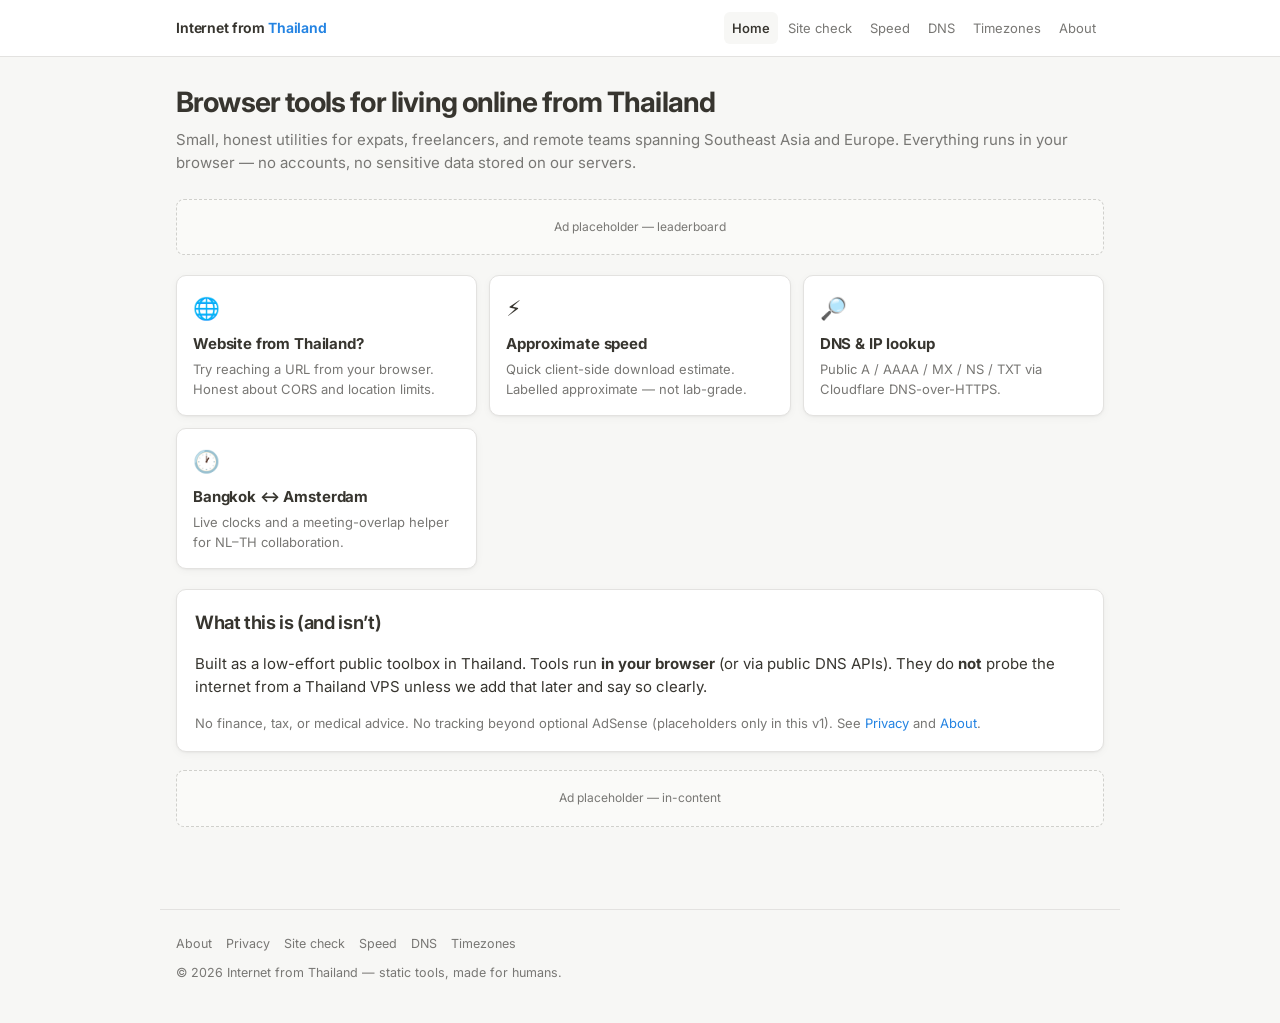
<file: index.html>
<!DOCTYPE html>
<html lang="en">
<head>
  <meta charset="utf-8" />
  <meta name="viewport" content="width=device-width, initial-scale=1" />
  <title>Internet from Thailand — free toolbox for expats &amp; remote workers</title>
  <meta name="description" content="Lightweight browser tools for people connecting between Thailand and the rest of the world: site checks, approximate speed, DNS lookup, Bangkok–Amsterdam meeting times. No accounts." />
  <link rel="preconnect" href="https://fonts.googleapis.com" />
  <link rel="preconnect" href="https://fonts.gstatic.com" crossorigin />
  <link href="https://fonts.googleapis.com/css2?family=Inter:wght@400;560;650;700&display=swap" rel="stylesheet" />
  <link rel="stylesheet" href="styles.css" />
</head>
<body>
  <header class="site-header">
    <div class="nav-inner">
      <a class="brand" href="index.html">Internet from <span>Thailand</span></a>
      <button class="menu-toggle" type="button" data-menu aria-expanded="false" aria-label="Menu">Menu</button>
      <nav class="nav-links" data-nav aria-label="Primary"></nav>
    </div>
  </header>

  <main class="wide">
    <h1>Browser tools for living online from Thailand</h1>
    <p class="lead">
      Small, honest utilities for expats, freelancers, and remote teams spanning Southeast Asia and Europe.
      Everything runs in your browser — no accounts, no sensitive data stored on our servers.
    </p>

    <!-- AdSense: homepage leaderboard / below-fold card — insert unit here later -->
    <div class="ad-slot" aria-hidden="true">Ad placeholder — leaderboard</div>

    <div class="card-grid">
      <a class="tool-card" href="check.html">
        <div class="icon">🌐</div>
        <h3>Website from Thailand?</h3>
        <p>Try reaching a URL from your browser. Honest about CORS and location limits.</p>
      </a>
      <a class="tool-card" href="speed.html">
        <div class="icon">⚡</div>
        <h3>Approximate speed</h3>
        <p>Quick client-side download estimate. Labelled approximate — not lab-grade.</p>
      </a>
      <a class="tool-card" href="dns.html">
        <div class="icon">🔎</div>
        <h3>DNS &amp; IP lookup</h3>
        <p>Public A / AAAA / MX / NS / TXT via Cloudflare DNS-over-HTTPS.</p>
      </a>
      <a class="tool-card" href="timezone.html">
        <div class="icon">🕐</div>
        <h3>Bangkok ↔ Amsterdam</h3>
        <p>Live clocks and a meeting-overlap helper for NL–TH collaboration.</p>
      </a>
    </div>

    <div class="card">
      <h2>What this is (and isn’t)</h2>
      <p>
        Built as a low-effort public toolbox in Thailand. Tools run <strong>in your browser</strong>
        (or via public DNS APIs). They do <strong>not</strong> probe the internet from a Thailand VPS
        unless we add that later and say so clearly.
      </p>
      <p class="note">
        No finance, tax, or medical advice. No tracking beyond optional AdSense (placeholders only in this v1).
        See <a href="privacy.html">Privacy</a> and <a href="about.html">About</a>.
      </p>
    </div>

    <!-- AdSense: in-content rectangle — insert unit here later -->
    <div class="ad-slot" aria-hidden="true">Ad placeholder — in-content</div>
  </main>

  <footer class="site-footer">
    <nav>
      <a href="about.html">About</a>
      <a href="privacy.html">Privacy</a>
      <a href="check.html">Site check</a>
      <a href="speed.html">Speed</a>
      <a href="dns.html">DNS</a>
      <a href="timezone.html">Timezones</a>
    </nav>
    <div>© <span data-year>2026</span> Internet from Thailand — static tools, made for humans.</div>
  </footer>
  <script src="common.js"></script>
</body>
</html>
</file>
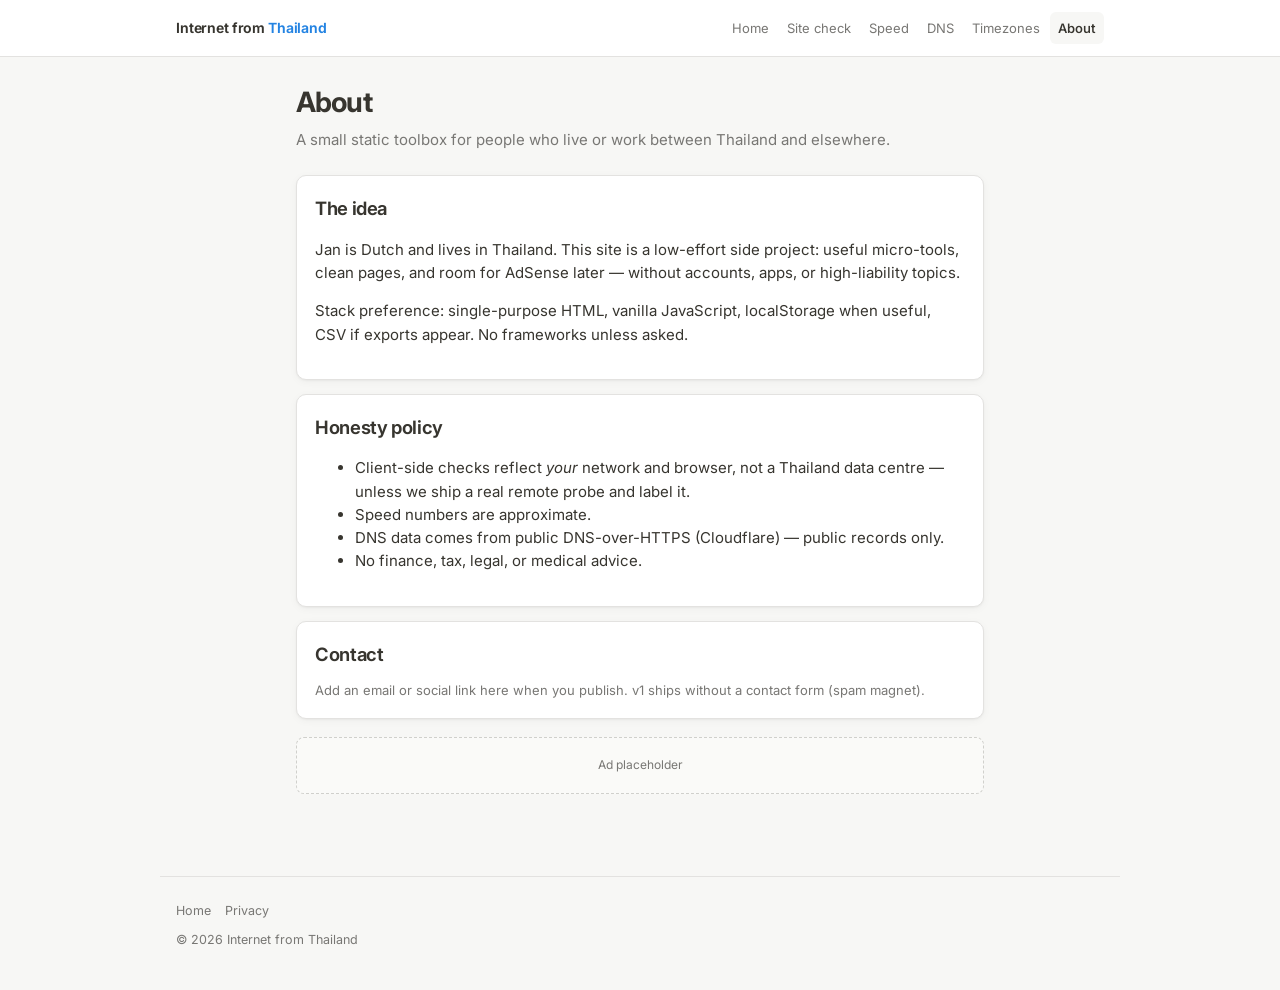
<file: about.html>
<!DOCTYPE html>
<html lang="en">
<head>
  <meta charset="utf-8" />
  <meta name="viewport" content="width=device-width, initial-scale=1" />
  <title>About — Internet from Thailand</title>
  <meta name="description" content="Who built Internet from Thailand, why it exists, and what the tools honestly do." />
  <link rel="preconnect" href="https://fonts.googleapis.com" />
  <link rel="preconnect" href="https://fonts.gstatic.com" crossorigin />
  <link href="https://fonts.googleapis.com/css2?family=Inter:wght@400;560;650;700&display=swap" rel="stylesheet" />
  <link rel="stylesheet" href="styles.css" />
</head>
<body>
  <header class="site-header">
    <div class="nav-inner">
      <a class="brand" href="index.html">Internet from <span>Thailand</span></a>
      <button class="menu-toggle" type="button" data-menu aria-expanded="false" aria-label="Menu">Menu</button>
      <nav class="nav-links" data-nav aria-label="Primary"></nav>
    </div>
  </header>

  <main>
    <h1>About</h1>
    <p class="lead">A small static toolbox for people who live or work between Thailand and elsewhere.</p>

    <div class="card">
      <h2>The idea</h2>
      <p>
        Jan is Dutch and lives in Thailand. This site is a low-effort side project: useful micro-tools,
        clean pages, and room for AdSense later — without accounts, apps, or high-liability topics.
      </p>
      <p>
        Stack preference: single-purpose HTML, vanilla JavaScript, localStorage when useful, CSV if exports appear.
        No frameworks unless asked.
      </p>
    </div>

    <div class="card">
      <h2>Honesty policy</h2>
      <ul>
        <li>Client-side checks reflect <em>your</em> network and browser, not a Thailand data centre — unless we ship a real remote probe and label it.</li>
        <li>Speed numbers are approximate.</li>
        <li>DNS data comes from public DNS-over-HTTPS (Cloudflare) — public records only.</li>
        <li>No finance, tax, legal, or medical advice.</li>
      </ul>
    </div>

    <div class="card">
      <h2>Contact</h2>
      <p class="note">Add an email or social link here when you publish. v1 ships without a contact form (spam magnet).</p>
    </div>

    <!-- AdSense: about sidebar/footer — insert unit here later -->
    <div class="ad-slot" aria-hidden="true">Ad placeholder</div>
  </main>

  <footer class="site-footer">
    <nav>
      <a href="index.html">Home</a>
      <a href="privacy.html">Privacy</a>
    </nav>
    <div>© <span data-year>2026</span> Internet from Thailand</div>
  </footer>
  <script src="common.js"></script>
</body>
</html>
</file>
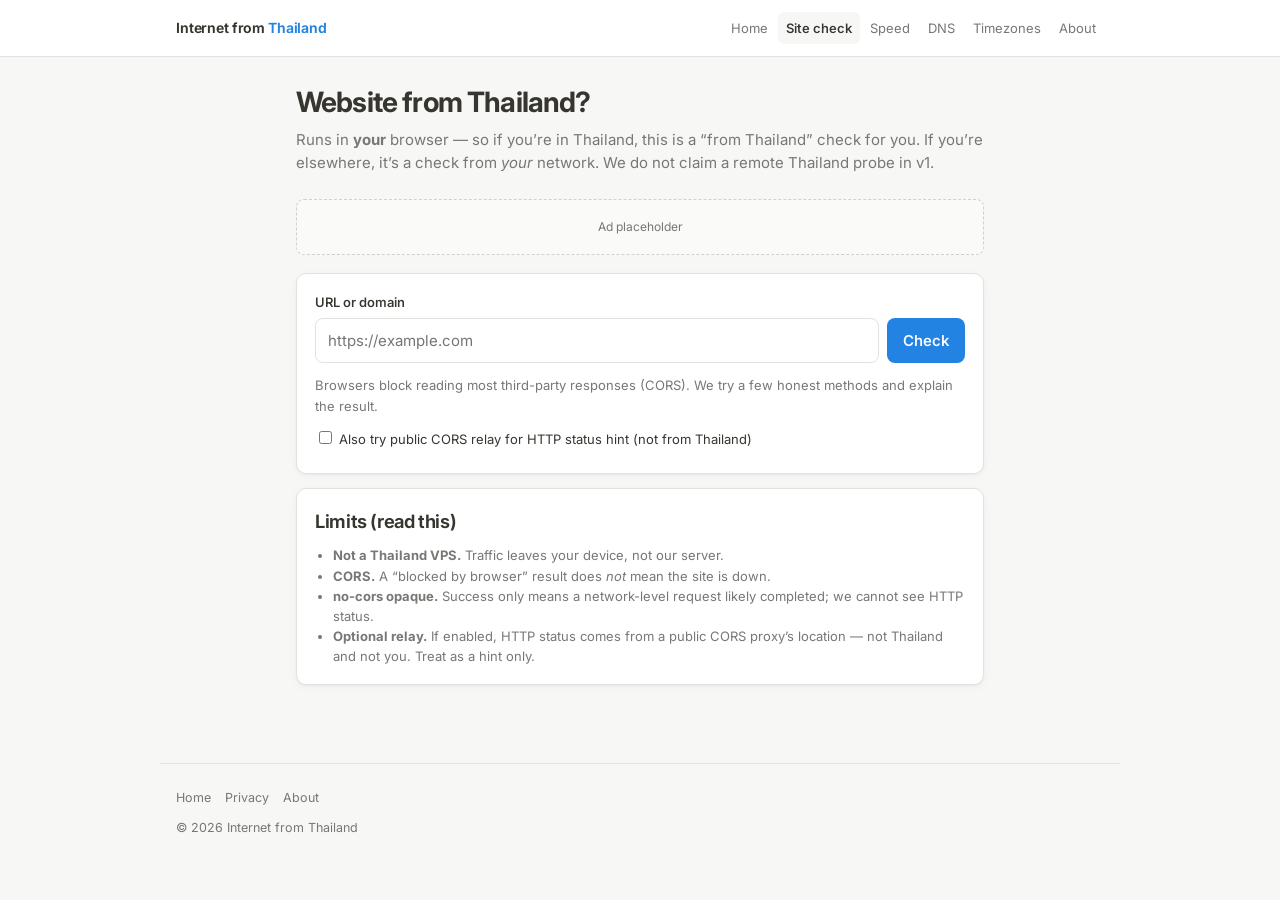
<file: check.html>
<!DOCTYPE html>
<html lang="en">
<head>
  <meta charset="utf-8" />
  <meta name="viewport" content="width=device-width, initial-scale=1" />
  <title>Website reachable? Browser check — Internet from Thailand</title>
  <meta name="description" content="Try opening a URL from your browser. Explains CORS limits. Does not claim remote Thailand probing." />
  <link rel="preconnect" href="https://fonts.googleapis.com" />
  <link rel="preconnect" href="https://fonts.gstatic.com" crossorigin />
  <link href="https://fonts.googleapis.com/css2?family=Inter:wght@400;560;650;700&display=swap" rel="stylesheet" />
  <link rel="stylesheet" href="styles.css" />
</head>
<body>
  <header class="site-header">
    <div class="nav-inner">
      <a class="brand" href="index.html">Internet from <span>Thailand</span></a>
      <button class="menu-toggle" type="button" data-menu aria-expanded="false" aria-label="Menu">Menu</button>
      <nav class="nav-links" data-nav aria-label="Primary"></nav>
    </div>
  </header>

  <main>
    <h1>Website from Thailand?</h1>
    <p class="lead">
      Runs in <strong>your</strong> browser — so if you’re in Thailand, this is a “from Thailand” check for you.
      If you’re elsewhere, it’s a check from <em>your</em> network. We do not claim a remote Thailand probe in v1.
    </p>

    <!-- AdSense: above tool — insert unit here later -->
    <div class="ad-slot" aria-hidden="true">Ad placeholder</div>

    <div class="card">
      <label for="url">URL or domain</label>
      <div class="row">
        <input id="url" type="text" inputmode="url" autocomplete="url" placeholder="https://example.com" />
        <button type="button" id="run">Check</button>
      </div>
      <p class="note">
        Browsers block reading most third-party responses (CORS). We try a few honest methods and explain the result.
      </p>
    </div>

    <div id="out" class="result" hidden></div>

    <div class="card">
      <h2>Limits (read this)</h2>
      <ul class="note" style="margin:0;padding-left:18px;color:var(--muted)">
        <li><strong>Not a Thailand VPS.</strong> Traffic leaves your device, not our server.</li>
        <li><strong>CORS.</strong> A “blocked by browser” result does <em>not</em> mean the site is down.</li>
        <li><strong>no-cors opaque.</strong> Success only means a network-level request likely completed; we cannot see HTTP status.</li>
        <li><strong>Optional relay.</strong> If enabled, HTTP status comes from a public CORS proxy’s location — not Thailand and not you. Treat as a hint only.</li>
      </ul>
    </div>
  </main>

  <footer class="site-footer">
    <nav>
      <a href="index.html">Home</a>
      <a href="privacy.html">Privacy</a>
      <a href="about.html">About</a>
    </nav>
    <div>© <span data-year>2026</span> Internet from Thailand</div>
  </footer>
  <script src="common.js"></script>
  <script>
(function () {
  var input = document.getElementById("url");
  var btn = document.getElementById("run");
  var out = document.getElementById("out");

  function ms(t0) { return Math.round(performance.now() - t0); }

  async function tryCors(url) {
    var t0 = performance.now();
    try {
      var res = await fetch(url.href, {
        method: "GET",
        mode: "cors",
        credentials: "omit",
        cache: "no-store",
        redirect: "follow"
      });
      return {
        ok: true,
        kind: "cors",
        status: res.status,
        statusText: res.statusText,
        redirected: res.redirected,
        type: res.type,
        ms: ms(t0)
      };
    } catch (e) {
      return { ok: false, kind: "cors", error: String(e && e.message ? e.message : e), ms: ms(t0) };
    }
  }

  async function tryNoCors(url) {
    var t0 = performance.now();
    try {
      var res = await fetch(url.href, {
        method: "GET",
        mode: "no-cors",
        credentials: "omit",
        cache: "no-store"
      });
      // Opaque: status always 0; success means request dispatched without hard network failure.
      return { ok: true, kind: "no-cors", type: res.type, status: res.status, ms: ms(t0) };
    } catch (e) {
      return { ok: false, kind: "no-cors", error: String(e && e.message ? e.message : e), ms: ms(t0) };
    }
  }

  // Optional public relay — status is from the proxy, NOT Thailand / NOT the user.
  // allorigins is free and keyless; it can be slow or rate-limit. Off by default unless user checks.
  async function tryRelay(url) {
    var t0 = performance.now();
    var relay = "https://api.allorigins.win/get?url=" + encodeURIComponent(url.href);
    try {
      var res = await fetch(relay, { method: "GET", cache: "no-store" });
      if (!res.ok) {
        return { ok: false, kind: "relay", error: "Relay HTTP " + res.status, ms: ms(t0) };
      }
      var data = await res.json();
      return {
        ok: true,
        kind: "relay",
        status: data.status && data.status.http_code,
        ms: ms(t0),
        note: "Status via allorigins.win (proxy location — not Thailand, not your ISP)."
      };
    } catch (e) {
      return { ok: false, kind: "relay", error: String(e && e.message ? e.message : e), ms: ms(t0) };
    }
  }

  function badge(cls, text) {
    return '<span class="badge ' + cls + '">' + Ift.escapeHtml(text) + "</span>";
  }

  function summarize(cors, nocors, relay) {
    var parts = [];
    if (cors.ok) {
      parts.push(badge("ok", "Readable response") + " HTTP " + cors.status + " in " + cors.ms + " ms (CORS allowed).");
    } else {
      parts.push(badge("warn", "CORS / blocked read") + " Browser could not expose the response (" + Ift.escapeHtml(cors.error) + "). This is normal for most sites.");
    }
    if (nocors.ok) {
      parts.push(badge("info", "Opaque fetch ok") + " no-cors request finished in " + nocors.ms + " ms (type: " + Ift.escapeHtml(nocors.type || "?") + "). Suggests connectivity at TCP/TLS level, but status is hidden.");
    } else {
      parts.push(badge("err", "Network failure?") + " no-cors also failed (" + Ift.escapeHtml(nocors.error) + "). Site may be down, blocking you, DNS failing, or mixed-content issues.");
    }
    if (relay) {
      if (relay.ok) {
        parts.push(badge("info", "Relay hint") + " HTTP " + (relay.status != null ? relay.status : "?") + " in " + relay.ms + " ms. " + Ift.escapeHtml(relay.note || ""));
      } else {
        parts.push(badge("warn", "Relay failed") + " " + Ift.escapeHtml(relay.error) + " — ignore; optional only.");
      }
    }
    return parts.map(function (p) { return "<p style='margin:8px 0'>" + p + "</p>"; }).join("");
  }

  async function run() {
    out.hidden = false;
    out.innerHTML = "Running checks…";
    btn.disabled = true;
    try {
      var url = Ift.normalizeUrl(input.value);
      input.value = url.href;
      var useRelay = document.getElementById("useRelay").checked;
      var cors = await tryCors(url);
      var nocors = await tryNoCors(url);
      var relay = useRelay ? await tryRelay(url) : null;
      out.innerHTML =
        "<strong>" + Ift.escapeHtml(url.href) + "</strong>" +
        "<div style='margin-top:10px'>" + summarize(cors, nocors, relay) + "</div>" +
        "<p class='note'>Checked at " + Ift.escapeHtml(new Date().toLocaleString("en-GB", { timeZone: "Asia/Bangkok" })) + " (Asia/Bangkok wall clock).</p>";
    } catch (e) {
      out.innerHTML = badge("err", "Error") + " " + Ift.escapeHtml(e.message || e);
    } finally {
      btn.disabled = false;
    }
  }

  // Inject optional relay toggle
  var card = input.closest(".card");
  var label = document.createElement("label");
  label.style.marginTop = "12px";
  label.style.fontWeight = "400";
  label.innerHTML = '<input type="checkbox" id="useRelay" /> Also try public CORS relay for HTTP status hint (not from Thailand)';
  card.appendChild(label);

  btn.addEventListener("click", run);
  input.addEventListener("keydown", function (e) {
    if (e.key === "Enter") run();
  });
})();
  </script>
</body>
</html>
</file>
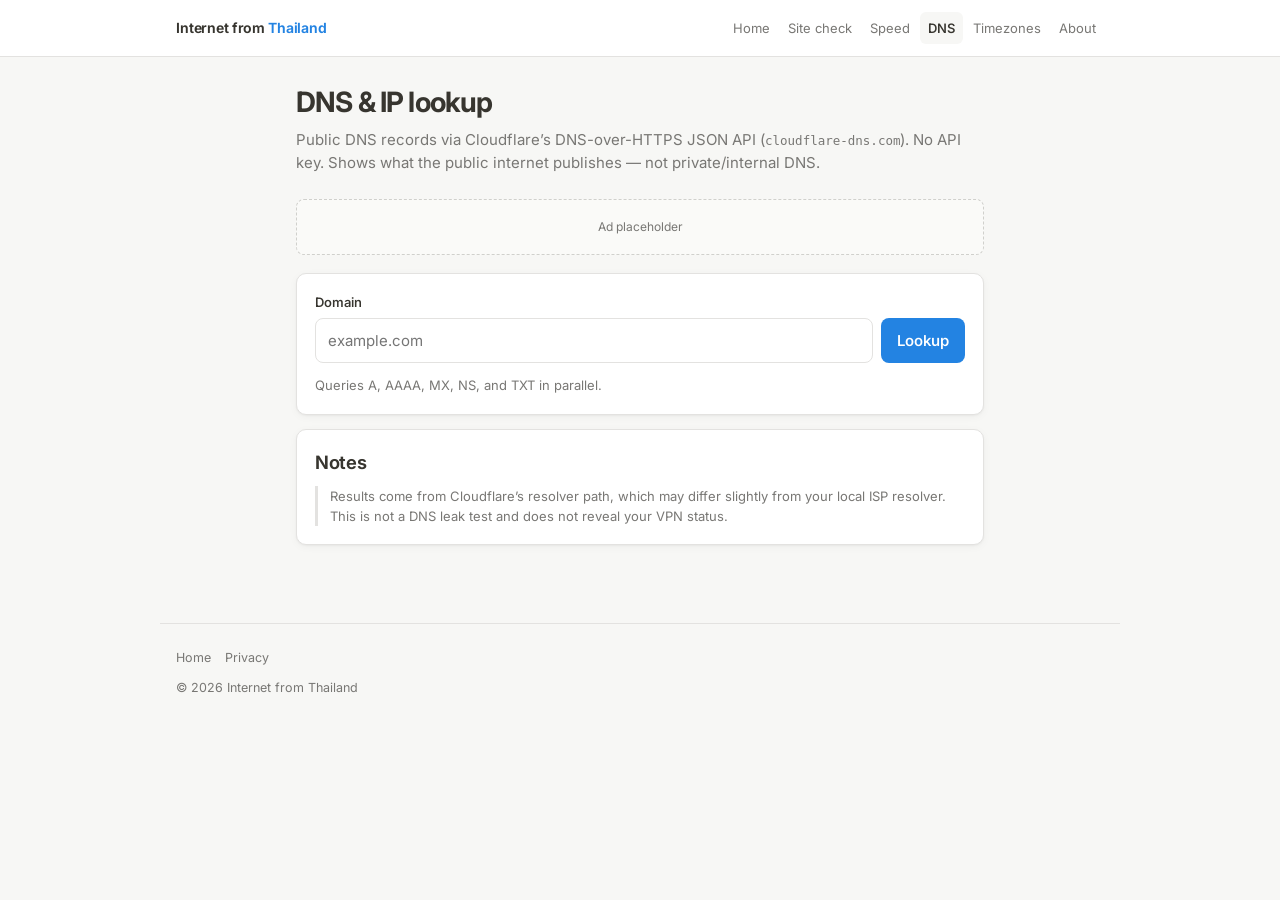
<file: dns.html>
<!DOCTYPE html>
<html lang="en">
<head>
  <meta charset="utf-8" />
  <meta name="viewport" content="width=device-width, initial-scale=1" />
  <title>DNS &amp; IP lookup (DoH) — Internet from Thailand</title>
  <meta name="description" content="Look up public A, AAAA, MX, NS, and TXT records via Cloudflare DNS-over-HTTPS. No API key." />
  <link rel="preconnect" href="https://fonts.googleapis.com" />
  <link rel="preconnect" href="https://fonts.gstatic.com" crossorigin />
  <link href="https://fonts.googleapis.com/css2?family=Inter:wght@400;560;650;700&display=swap" rel="stylesheet" />
  <link rel="stylesheet" href="styles.css" />
</head>
<body>
  <header class="site-header">
    <div class="nav-inner">
      <a class="brand" href="index.html">Internet from <span>Thailand</span></a>
      <button class="menu-toggle" type="button" data-menu aria-expanded="false" aria-label="Menu">Menu</button>
      <nav class="nav-links" data-nav aria-label="Primary"></nav>
    </div>
  </header>

  <main>
    <h1>DNS &amp; IP lookup</h1>
    <p class="lead">
      Public DNS records via Cloudflare’s DNS-over-HTTPS JSON API
      (<span class="mono">cloudflare-dns.com</span>). No API key. Shows what the public internet publishes — not private/internal DNS.
    </p>

    <!-- AdSense: above tool — insert unit here later -->
    <div class="ad-slot" aria-hidden="true">Ad placeholder</div>

    <div class="card">
      <label for="domain">Domain</label>
      <div class="row">
        <input id="domain" type="text" autocomplete="off" spellcheck="false" placeholder="example.com" />
        <button type="button" id="run">Lookup</button>
      </div>
      <p class="note">Queries A, AAAA, MX, NS, and TXT in parallel.</p>
    </div>

    <div id="out" class="result" hidden></div>

    <div class="card">
      <h2>Notes</h2>
      <p class="limit" style="margin:0">
        Results come from Cloudflare’s resolver path, which may differ slightly from your local ISP resolver.
        This is not a DNS leak test and does not reveal your VPN status.
      </p>
    </div>
  </main>

  <footer class="site-footer">
    <nav>
      <a href="index.html">Home</a>
      <a href="privacy.html">Privacy</a>
    </nav>
    <div>© <span data-year>2026</span> Internet from Thailand</div>
  </footer>
  <script src="common.js"></script>
  <script>
(function () {
  var input = document.getElementById("domain");
  var btn = document.getElementById("run");
  var out = document.getElementById("out");
  var TYPES = ["A", "AAAA", "MX", "NS", "TXT"];
  var RCODE = { 0: "NOERROR", 1: "FORMERR", 2: "SERVFAIL", 3: "NXDOMAIN", 4: "NOTIMP", 5: "REFUSED" };

  async function query(name, type) {
    var url = "https://cloudflare-dns.com/dns-query?name=" +
      encodeURIComponent(name) + "&type=" + encodeURIComponent(type);
    var res = await fetch(url, {
      headers: { Accept: "application/dns-json" },
      cache: "no-store"
    });
    if (!res.ok) throw new Error("DoH HTTP " + res.status + " for " + type);
    return res.json();
  }

  function rowsFor(type, data) {
    var answers = data.Answer || [];
    if (!answers.length) {
      return "<tr><td>" + type + "</td><td colspan='2'><span class='badge warn'>" +
        Ift.escapeHtml(RCODE[data.Status] || ("status " + data.Status)) +
        "</span> no answers</td></tr>";
    }
    return answers.map(function (a) {
      return "<tr><td>" + Ift.escapeHtml(String(a.type === undefined ? type : type)) +
        "</td><td class='mono'>" + Ift.escapeHtml(String(a.data)) +
        "</td><td>" + Ift.escapeHtml(String(a.TTL)) + "s</td></tr>";
    }).join("");
  }

  async function run() {
    btn.disabled = true;
    out.hidden = false;
    out.innerHTML = "Querying Cloudflare DoH…";
    try {
      var name = Ift.normalizeDomain(input.value);
      input.value = name;
      var results = await Promise.all(TYPES.map(function (t) { return query(name, t); }));
      var body = "";
      TYPES.forEach(function (t, i) { body += rowsFor(t, results[i]); });
      var aRecords = (results[0].Answer || []).map(function (a) { return a.data; });
      out.innerHTML =
        "<p><strong>" + Ift.escapeHtml(name) + "</strong> " +
        (aRecords.length
          ? '<span class="badge ok">A/AAAA</span> <span class="mono">' + Ift.escapeHtml(aRecords.concat((results[1].Answer || []).map(function (a) { return a.data; })).join(", ")) + "</span>"
          : '<span class="badge warn">No A/AAAA in answer</span>') +
        "</p>" +
        "<table><thead><tr><th>Type</th><th>Data</th><th>TTL</th></tr></thead><tbody>" +
        body + "</tbody></table>" +
        "<p class='note'>Source: cloudflare-dns.com DNS-over-HTTPS (public data only).</p>";
      try { localStorage.setItem("ift_last_domain", name); } catch (ignore) {}
    } catch (e) {
      out.innerHTML = '<span class="badge err">Error</span> ' + Ift.escapeHtml(e.message || e);
    } finally {
      btn.disabled = false;
    }
  }

  try {
    var last = localStorage.getItem("ift_last_domain");
    if (last) input.value = last;
  } catch (ignore) {}

  btn.addEventListener("click", run);
  input.addEventListener("keydown", function (e) { if (e.key === "Enter") run(); });
})();
  </script>
</body>
</html>
</file>
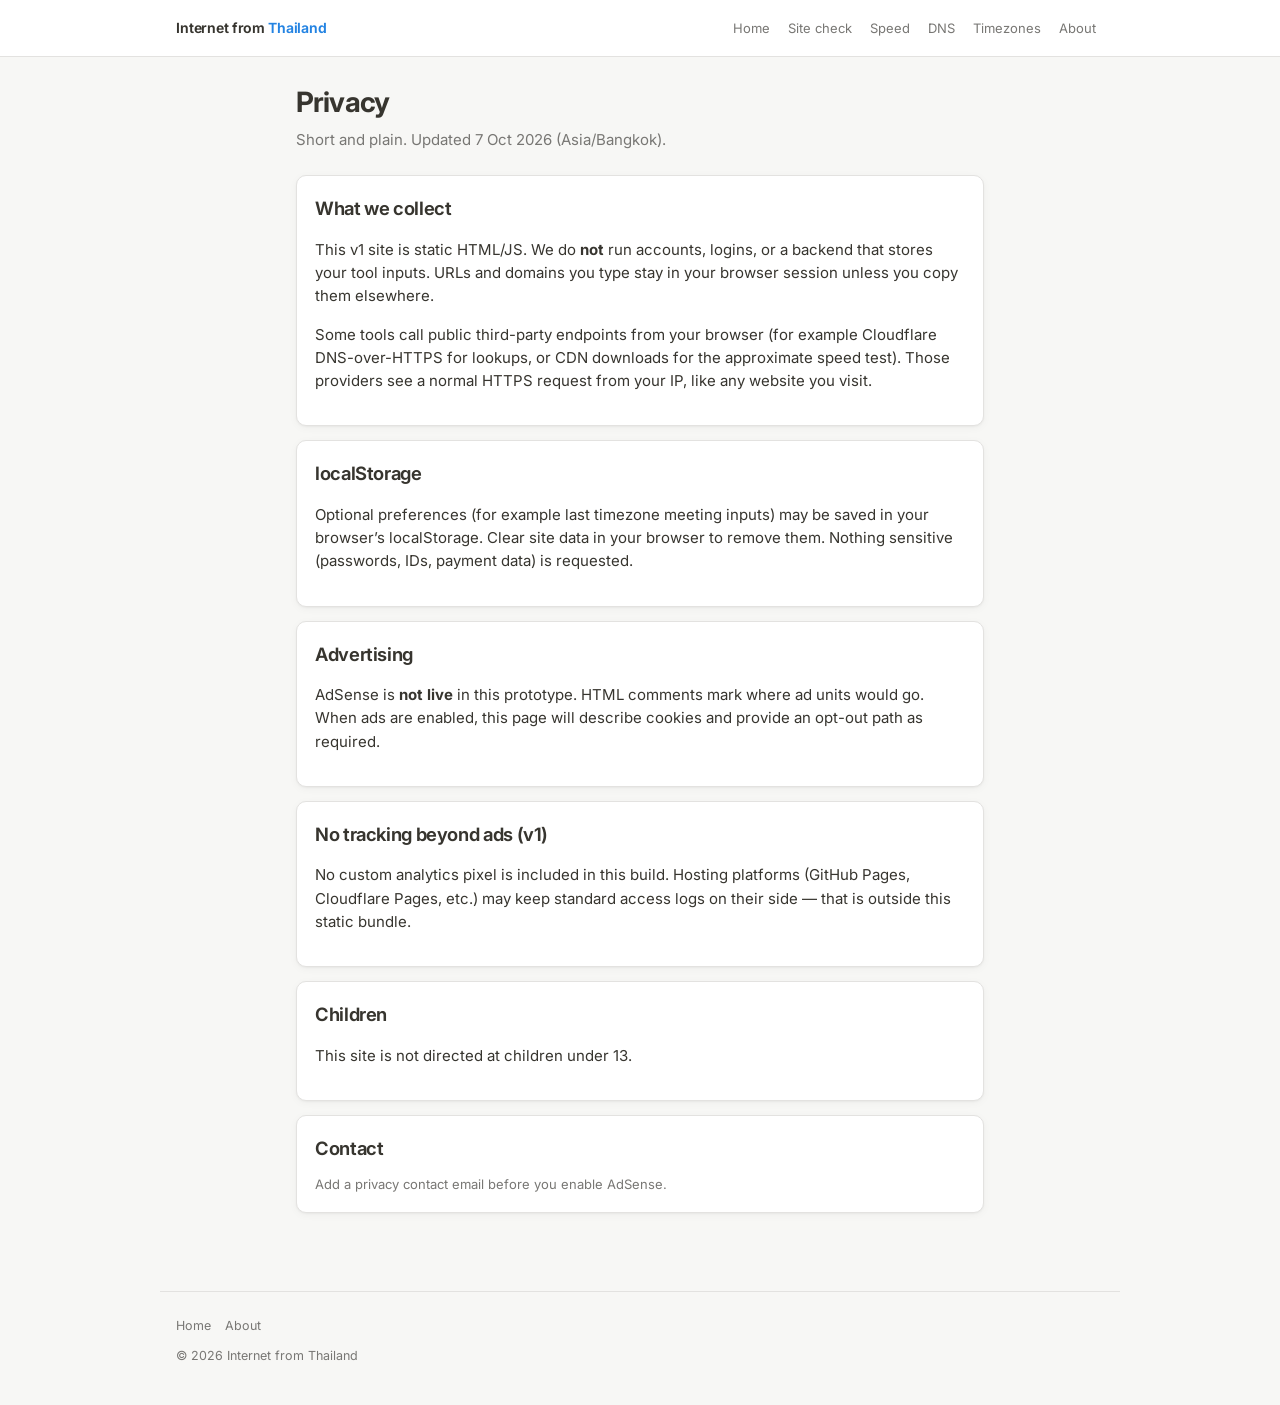
<file: privacy.html>
<!DOCTYPE html>
<html lang="en">
<head>
  <meta charset="utf-8" />
  <meta name="viewport" content="width=device-width, initial-scale=1" />
  <title>Privacy — Internet from Thailand</title>
  <meta name="description" content="Privacy policy for Internet from Thailand: no accounts, no sensitive storage, AdSense placeholders only in v1." />
  <link rel="preconnect" href="https://fonts.googleapis.com" />
  <link rel="preconnect" href="https://fonts.gstatic.com" crossorigin />
  <link href="https://fonts.googleapis.com/css2?family=Inter:wght@400;560;650;700&display=swap" rel="stylesheet" />
  <link rel="stylesheet" href="styles.css" />
</head>
<body>
  <header class="site-header">
    <div class="nav-inner">
      <a class="brand" href="index.html">Internet from <span>Thailand</span></a>
      <button class="menu-toggle" type="button" data-menu aria-expanded="false" aria-label="Menu">Menu</button>
      <nav class="nav-links" data-nav aria-label="Primary"></nav>
    </div>
  </header>

  <main>
    <h1>Privacy</h1>
    <p class="lead">Short and plain. Updated 7 Oct 2026 (Asia/Bangkok).</p>

    <div class="card">
      <h2>What we collect</h2>
      <p>
        This v1 site is static HTML/JS. We do <strong>not</strong> run accounts, logins, or a backend that stores your tool inputs.
        URLs and domains you type stay in your browser session unless you copy them elsewhere.
      </p>
      <p>
        Some tools call public third-party endpoints from your browser (for example Cloudflare DNS-over-HTTPS for lookups,
        or CDN downloads for the approximate speed test). Those providers see a normal HTTPS request from your IP,
        like any website you visit.
      </p>
    </div>

    <div class="card">
      <h2>localStorage</h2>
      <p>
        Optional preferences (for example last timezone meeting inputs) may be saved in your browser’s localStorage.
        Clear site data in your browser to remove them. Nothing sensitive (passwords, IDs, payment data) is requested.
      </p>
    </div>

    <div class="card">
      <h2>Advertising</h2>
      <p>
        <!-- AdSense: when live, disclose Google AdSense / cookies / personalized ads here and link to Google’s policy. -->
        AdSense is <strong>not live</strong> in this prototype. HTML comments mark where ad units would go.
        When ads are enabled, this page will describe cookies and provide an opt-out path as required.
      </p>
    </div>

    <div class="card">
      <h2>No tracking beyond ads (v1)</h2>
      <p>
        No custom analytics pixel is included in this build. Hosting platforms (GitHub Pages, Cloudflare Pages, etc.)
        may keep standard access logs on their side — that is outside this static bundle.
      </p>
    </div>

    <div class="card">
      <h2>Children</h2>
      <p>This site is not directed at children under 13.</p>
    </div>

    <div class="card">
      <h2>Contact</h2>
      <p class="note">Add a privacy contact email before you enable AdSense.</p>
    </div>
  </main>

  <footer class="site-footer">
    <nav>
      <a href="index.html">Home</a>
      <a href="about.html">About</a>
    </nav>
    <div>© <span data-year>2026</span> Internet from Thailand</div>
  </footer>
  <script src="common.js"></script>
</body>
</html>
</file>
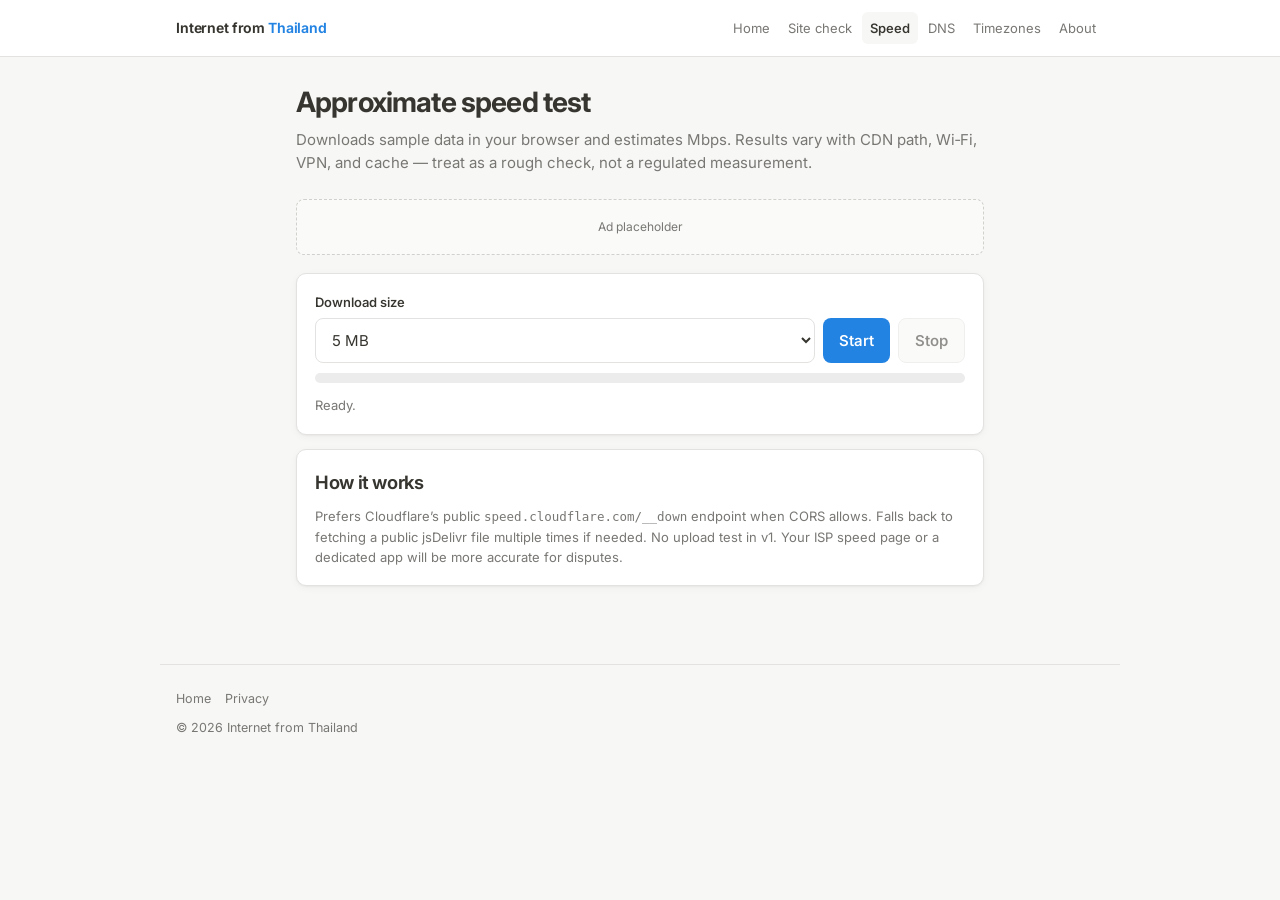
<file: speed.html>
<!DOCTYPE html>
<html lang="en">
<head>
  <meta charset="utf-8" />
  <meta name="viewport" content="width=device-width, initial-scale=1" />
  <title>Approximate download speed test — Internet from Thailand</title>
  <meta name="description" content="Client-side approximate download speed estimate. Not a lab-grade ISP test. Runs in your browser." />
  <link rel="preconnect" href="https://fonts.googleapis.com" />
  <link rel="preconnect" href="https://fonts.gstatic.com" crossorigin />
  <link href="https://fonts.googleapis.com/css2?family=Inter:wght@400;560;650;700&display=swap" rel="stylesheet" />
  <link rel="stylesheet" href="styles.css" />
</head>
<body>
  <header class="site-header">
    <div class="nav-inner">
      <a class="brand" href="index.html">Internet from <span>Thailand</span></a>
      <button class="menu-toggle" type="button" data-menu aria-expanded="false" aria-label="Menu">Menu</button>
      <nav class="nav-links" data-nav aria-label="Primary"></nav>
    </div>
  </header>

  <main>
    <h1>Approximate speed test</h1>
    <p class="lead">
      Downloads sample data in your browser and estimates Mbps. Results vary with CDN path, Wi‑Fi, VPN, and cache —
      treat as a rough check, not a regulated measurement.
    </p>

    <!-- AdSense: above tool — insert unit here later -->
    <div class="ad-slot" aria-hidden="true">Ad placeholder</div>

    <div class="card">
      <label for="size">Download size</label>
      <div class="row">
        <select id="size">
          <option value="1000000">1 MB</option>
          <option value="5000000" selected>5 MB</option>
          <option value="10000000">10 MB</option>
          <option value="25000000">25 MB</option>
        </select>
        <button type="button" id="run">Start</button>
        <button type="button" id="stop" class="secondary" disabled>Stop</button>
      </div>
      <div class="meter" aria-hidden="true"><span id="bar"></span></div>
      <div id="live" class="note">Ready.</div>
    </div>

    <div id="out" class="result" hidden></div>

    <div class="card">
      <h2>How it works</h2>
      <p class="note" style="margin:0">
        Prefers Cloudflare’s public <span class="mono">speed.cloudflare.com/__down</span> endpoint when CORS allows.
        Falls back to fetching a public jsDelivr file multiple times if needed. No upload test in v1.
        Your ISP speed page or a dedicated app will be more accurate for disputes.
      </p>
    </div>
  </main>

  <footer class="site-footer">
    <nav>
      <a href="index.html">Home</a>
      <a href="privacy.html">Privacy</a>
    </nav>
    <div>© <span data-year>2026</span> Internet from Thailand</div>
  </footer>
  <script src="common.js"></script>
  <script>
(function () {
  var runBtn = document.getElementById("run");
  var stopBtn = document.getElementById("stop");
  var sizeSel = document.getElementById("size");
  var bar = document.getElementById("bar");
  var live = document.getElementById("live");
  var out = document.getElementById("out");
  var abort = null;

  function mbps(bytes, seconds) {
    if (seconds <= 0) return 0;
    return (bytes * 8) / seconds / 1e6;
  }

  async function downloadCloudflare(bytes, signal, onProgress) {
    var url = "https://speed.cloudflare.com/__down?bytes=" + bytes + "&bust=" + Date.now();
    var t0 = performance.now();
    var res = await fetch(url, { cache: "no-store", credentials: "omit", signal: signal });
    if (!res.ok) throw new Error("Cloudflare speed endpoint HTTP " + res.status);
    if (!res.body || !res.body.getReader) {
      var buf = await res.arrayBuffer();
      onProgress(buf.byteLength, buf.byteLength, (performance.now() - t0) / 1000);
      return { bytes: buf.byteLength, seconds: (performance.now() - t0) / 1000, source: "cloudflare" };
    }
    var reader = res.body.getReader();
    var received = 0;
    while (true) {
      var chunk = await reader.read();
      if (chunk.done) break;
      received += chunk.value.byteLength;
      onProgress(received, bytes, (performance.now() - t0) / 1000);
    }
    return { bytes: received, seconds: (performance.now() - t0) / 1000, source: "cloudflare" };
  }

  // Fallback: known public file (~87KB jquery) fetched repeatedly — approximate only
  async function downloadFallback(targetBytes, signal, onProgress) {
    var fileUrl = "https://cdn.jsdelivr.net/npm/jquery@3.7.1/dist/jquery.min.js";
    var t0 = performance.now();
    var received = 0;
    var guard = 0;
    while (received < targetBytes && guard < 400) {
      guard++;
      var res = await fetch(fileUrl + "?n=" + Date.now() + "-" + guard, {
        cache: "no-store",
        credentials: "omit",
        signal: signal
      });
      if (!res.ok) throw new Error("Fallback CDN HTTP " + res.status);
      var buf = await res.arrayBuffer();
      received += buf.byteLength;
      onProgress(Math.min(received, targetBytes), targetBytes, (performance.now() - t0) / 1000);
    }
    return { bytes: received, seconds: (performance.now() - t0) / 1000, source: "jsdelivr-fallback" };
  }

  async function run() {
    out.hidden = true;
    runBtn.disabled = true;
    stopBtn.disabled = false;
    bar.style.width = "0%";
    live.textContent = "Starting…";
    abort = new AbortController();
    var target = parseInt(sizeSel.value, 10);

    function onProgress(got, total, seconds) {
      var pct = Math.min(100, Math.round((got / total) * 100));
      bar.style.width = pct + "%";
      live.textContent =
        "Downloaded ~" + (got / 1e6).toFixed(2) + " MB in " + seconds.toFixed(1) + "s → ~" +
        mbps(got, seconds).toFixed(1) + " Mbps (approx)";
    }

    try {
      var result;
      try {
        result = await downloadCloudflare(target, abort.signal, onProgress);
      } catch (e) {
        if (abort.signal.aborted) throw e;
        live.textContent = "Cloudflare endpoint unavailable (" + (e.message || e) + "). Trying fallback…";
        result = await downloadFallback(target, abort.signal, onProgress);
      }
      var speed = mbps(result.bytes, result.seconds);
      bar.style.width = "100%";
      out.hidden = false;
      out.innerHTML =
        '<div class="big-stat">' + speed.toFixed(1) + " <small>Mbps approx</small></div>" +
        "<p><span class=\"badge info\">Approximate</span> " +
        Ift.escapeHtml((result.bytes / 1e6).toFixed(2) + " MB in " + result.seconds.toFixed(2) + "s via " + result.source) +
        "</p>" +
        "<p class=\"note\">Not for ISP disputes. VPN, peak hours, and Wi‑Fi congestion change results a lot.</p>";
      live.textContent = "Done.";
      try {
        localStorage.setItem("ift_last_speed", JSON.stringify({
          mbps: speed, bytes: result.bytes, seconds: result.seconds, source: result.source, at: Date.now()
        }));
      } catch (ignore) {}
    } catch (e) {
      if (abort && abort.signal.aborted) {
        live.textContent = "Stopped.";
      } else {
        live.textContent = "Failed.";
        out.hidden = false;
        out.innerHTML = '<span class="badge err">Error</span> ' + Ift.escapeHtml(e.message || e);
      }
    } finally {
      runBtn.disabled = false;
      stopBtn.disabled = true;
      abort = null;
    }
  }

  runBtn.addEventListener("click", run);
  stopBtn.addEventListener("click", function () {
    if (abort) abort.abort();
  });
})();
  </script>
</body>
</html>
</file>
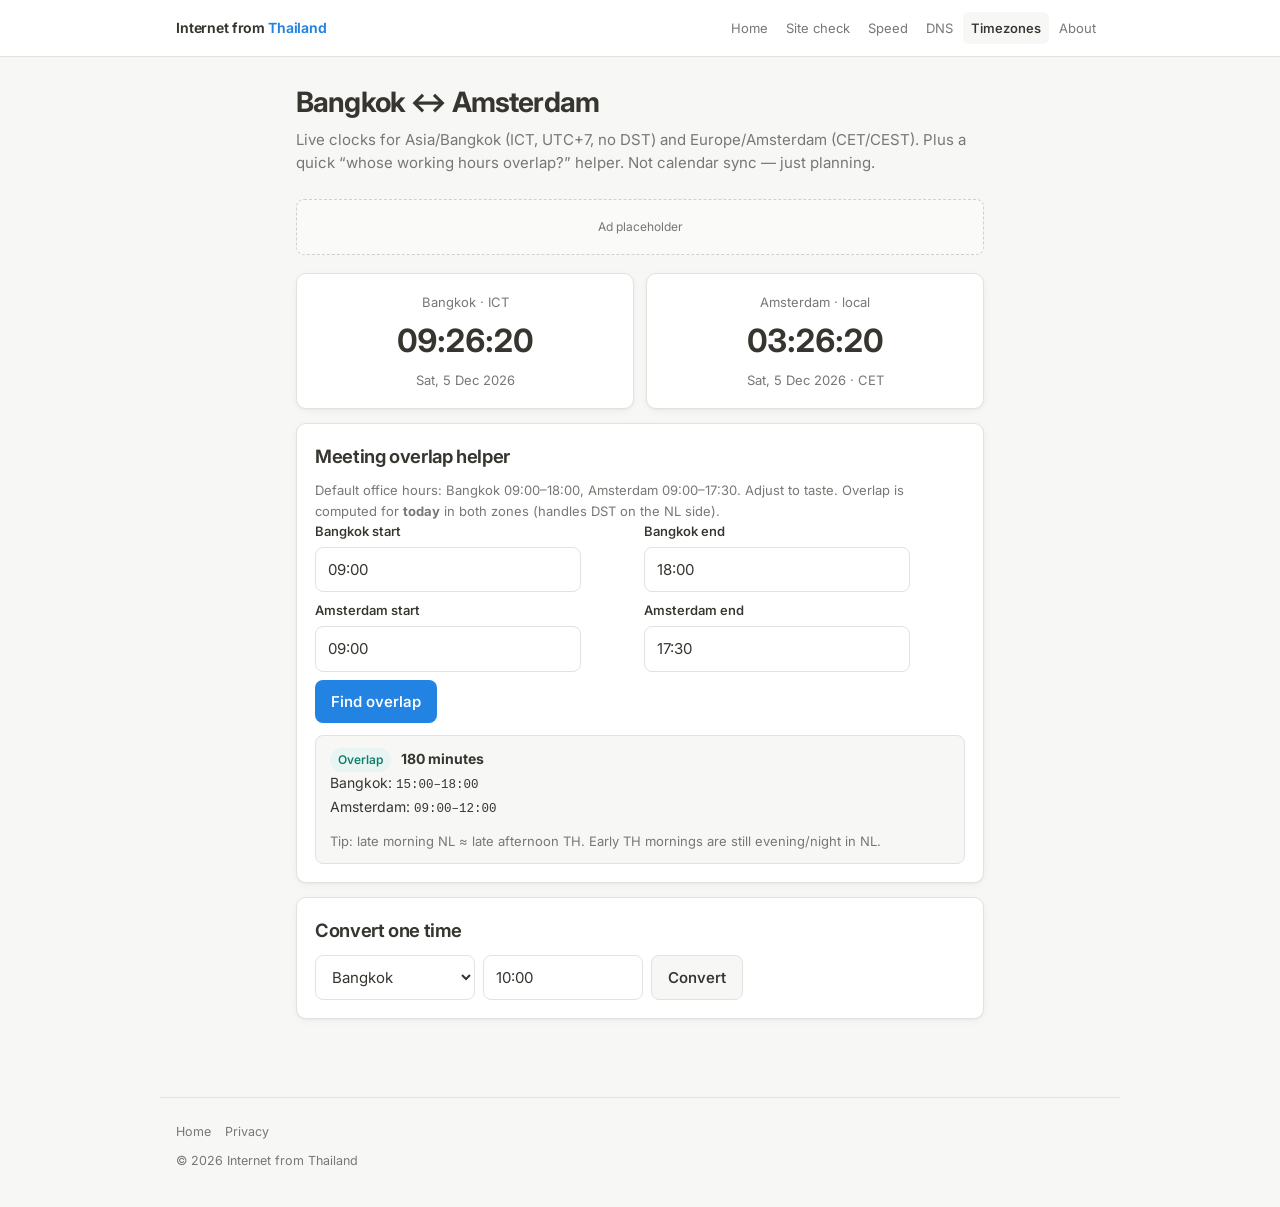
<file: timezone.html>
<!DOCTYPE html>
<html lang="en">
<head>
  <meta charset="utf-8" />
  <meta name="viewport" content="width=device-width, initial-scale=1" />
  <title>Bangkok ↔ Amsterdam meeting times — Internet from Thailand</title>
  <meta name="description" content="Live Bangkok and Amsterdam clocks plus a simple meeting overlap helper for NL–TH collaboration." />
  <link rel="preconnect" href="https://fonts.googleapis.com" />
  <link rel="preconnect" href="https://fonts.gstatic.com" crossorigin />
  <link href="https://fonts.googleapis.com/css2?family=Inter:wght@400;560;650;700&display=swap" rel="stylesheet" />
  <link rel="stylesheet" href="styles.css" />
</head>
<body>
  <header class="site-header">
    <div class="nav-inner">
      <a class="brand" href="index.html">Internet from <span>Thailand</span></a>
      <button class="menu-toggle" type="button" data-menu aria-expanded="false" aria-label="Menu">Menu</button>
      <nav class="nav-links" data-nav aria-label="Primary"></nav>
    </div>
  </header>

  <main>
    <h1>Bangkok ↔ Amsterdam</h1>
    <p class="lead">
      Live clocks for Asia/Bangkok (ICT, UTC+7, no DST) and Europe/Amsterdam (CET/CEST).
      Plus a quick “whose working hours overlap?” helper. Not calendar sync — just planning.
    </p>

    <!-- AdSense: above clocks — insert unit here later -->
    <div class="ad-slot" aria-hidden="true">Ad placeholder</div>

    <div class="clocks">
      <div class="card clock-face">
        <div class="city">Bangkok · ICT</div>
        <div class="time" id="bkk-time">--:--:--</div>
        <div class="date" id="bkk-date">—</div>
      </div>
      <div class="card clock-face">
        <div class="city">Amsterdam · local</div>
        <div class="time" id="ams-time">--:--:--</div>
        <div class="date" id="ams-date">—</div>
      </div>
    </div>

    <div class="card">
      <h2>Meeting overlap helper</h2>
      <p class="note" style="margin-top:0">
        Default office hours: Bangkok 09:00–18:00, Amsterdam 09:00–17:30. Adjust to taste.
        Overlap is computed for <strong>today</strong> in both zones (handles DST on the NL side).
      </p>
      <div class="row" style="margin-bottom:8px">
        <div style="flex:1;min-width:140px">
          <label for="bkk-start">Bangkok start</label>
          <input id="bkk-start" type="text" value="09:00" />
        </div>
        <div style="flex:1;min-width:140px">
          <label for="bkk-end">Bangkok end</label>
          <input id="bkk-end" type="text" value="18:00" />
        </div>
      </div>
      <div class="row" style="margin-bottom:8px">
        <div style="flex:1;min-width:140px">
          <label for="ams-start">Amsterdam start</label>
          <input id="ams-start" type="text" value="09:00" />
        </div>
        <div style="flex:1;min-width:140px">
          <label for="ams-end">Amsterdam end</label>
          <input id="ams-end" type="text" value="17:30" />
        </div>
      </div>
      <button type="button" id="calc">Find overlap</button>
      <div id="overlap" class="result" style="margin-top:12px" hidden></div>
    </div>

    <div class="card">
      <h2>Convert one time</h2>
      <div class="row">
        <select id="from-zone" style="flex:0 0 auto">
          <option value="Asia/Bangkok">Bangkok</option>
          <option value="Europe/Amsterdam">Amsterdam</option>
        </select>
        <input id="one-time" type="text" value="10:00" placeholder="HH:MM" style="flex:0 0 100px" />
        <button type="button" id="convert" class="secondary">Convert</button>
      </div>
      <div id="converted" class="result" style="margin-top:12px" hidden></div>
    </div>
  </main>

  <footer class="site-footer">
    <nav>
      <a href="index.html">Home</a>
      <a href="privacy.html">Privacy</a>
    </nav>
    <div>© <span data-year>2026</span> Internet from Thailand</div>
  </footer>
  <script src="common.js"></script>
  <script>
(function () {
  var BKK = "Asia/Bangkok";
  var AMS = "Europe/Amsterdam";

  function fmt(zone, opts) {
    return new Intl.DateTimeFormat("en-GB", Object.assign({ timeZone: zone }, opts));
  }

  function tick() {
    var now = new Date();
    document.getElementById("bkk-time").textContent = fmt(BKK, { hour: "2-digit", minute: "2-digit", second: "2-digit", hour12: false }).format(now);
    document.getElementById("ams-time").textContent = fmt(AMS, { hour: "2-digit", minute: "2-digit", second: "2-digit", hour12: false }).format(now);
    document.getElementById("bkk-date").textContent = fmt(BKK, { weekday: "short", day: "numeric", month: "short", year: "numeric" }).format(now);
    document.getElementById("ams-date").textContent = fmt(AMS, { weekday: "short", day: "numeric", month: "short", year: "numeric" }).format(now) +
      " · " + fmt(AMS, { timeZoneName: "short" }).formatToParts(now).filter(function (p) { return p.type === "timeZoneName"; }).map(function (p) { return p.value; }).join("");
  }

  function parseHHMM(s) {
    var m = /^(\d{1,2}):(\d{2})$/.exec(String(s).trim());
    if (!m) throw new Error("Use HH:MM (24h), e.g. 09:30");
    var h = parseInt(m[1], 10), min = parseInt(m[2], 10);
    if (h > 23 || min > 59) throw new Error("Invalid time");
    return h * 60 + min;
  }

  // Get "wall clock" Y-M-D in a zone for an instant
  function ymdInZone(date, zone) {
    var parts = fmt(zone, { year: "numeric", month: "2-digit", day: "2-digit" }).formatToParts(date);
    var map = {};
    parts.forEach(function (p) { map[p.type] = p.value; });
    return map.year + "-" + map.month + "-" + map.day;
  }

  // Convert a zone-local civil time (on "today" in that zone) to a UTC epoch ms
  function zonedLocalToUtcMs(zone, ymd, minutes) {
    var bits = ymd.split("-");
    var y = parseInt(bits[0], 10), mo = parseInt(bits[1], 10), d = parseInt(bits[2], 10);
    var h = Math.floor(minutes / 60), mi = minutes % 60;
    // Iterate: guess UTC, read back wall time in zone, adjust
    var guess = Date.UTC(y, mo - 1, d, h, mi, 0);
    for (var i = 0; i < 3; i++) {
      var back = fmt(zone, {
        year: "numeric", month: "2-digit", day: "2-digit",
        hour: "2-digit", minute: "2-digit", second: "2-digit", hour12: false
      }).formatToParts(new Date(guess));
      var m = {};
      back.forEach(function (p) { m[p.type] = p.value; });
      var asUtc = Date.UTC(+m.year, +m.month - 1, +m.day, +m.hour, +m.minute, +m.second);
      var want = Date.UTC(y, mo - 1, d, h, mi, 0);
      guess += want - asUtc;
    }
    return guess;
  }

  function formatIn(zone, ms) {
    return fmt(zone, { hour: "2-digit", minute: "2-digit", hour12: false }).format(new Date(ms));
  }

  function calcOverlap() {
    var box = document.getElementById("overlap");
    box.hidden = false;
    try {
      var b0 = parseHHMM(document.getElementById("bkk-start").value);
      var b1 = parseHHMM(document.getElementById("bkk-end").value);
      var a0 = parseHHMM(document.getElementById("ams-start").value);
      var a1 = parseHHMM(document.getElementById("ams-end").value);
      if (b1 <= b0 || a1 <= a0) throw new Error("End must be after start (same-day windows only).");

      var now = new Date();
      var bkkDay = ymdInZone(now, BKK);
      var amsDay = ymdInZone(now, AMS);

      var bStart = zonedLocalToUtcMs(BKK, bkkDay, b0);
      var bEnd = zonedLocalToUtcMs(BKK, bkkDay, b1);
      var aStart = zonedLocalToUtcMs(AMS, amsDay, a0);
      var aEnd = zonedLocalToUtcMs(AMS, amsDay, a1);

      var start = Math.max(bStart, aStart);
      var end = Math.min(bEnd, aEnd);

      // Persist prefs
      try {
        localStorage.setItem("ift_tz_prefs", JSON.stringify({
          bkkStart: document.getElementById("bkk-start").value,
          bkkEnd: document.getElementById("bkk-end").value,
          amsStart: document.getElementById("ams-start").value,
          amsEnd: document.getElementById("ams-end").value
        }));
      } catch (ignore) {}

      if (end <= start) {
        box.innerHTML = '<span class="badge warn">No overlap today</span> With these hours, Bangkok and Amsterdam working windows do not overlap on today’s calendar dates.';
        return;
      }
      var mins = Math.round((end - start) / 60000);
      box.innerHTML =
        '<span class="badge ok">Overlap</span> <strong>' + mins + " minutes</strong><br>" +
        "Bangkok: <span class='mono'>" + Ift.escapeHtml(formatIn(BKK, start) + "–" + formatIn(BKK, end)) + "</span><br>" +
        "Amsterdam: <span class='mono'>" + Ift.escapeHtml(formatIn(AMS, start) + "–" + formatIn(AMS, end)) + "</span>" +
        "<p class='note'>Tip: late morning NL ≈ late afternoon TH. Early TH mornings are still evening/night in NL.</p>";
    } catch (e) {
      box.innerHTML = '<span class="badge err">Error</span> ' + Ift.escapeHtml(e.message || e);
    }
  }

  function convertOne() {
    var box = document.getElementById("converted");
    box.hidden = false;
    try {
      var mins = parseHHMM(document.getElementById("one-time").value);
      var from = document.getElementById("from-zone").value;
      var to = from === BKK ? AMS : BKK;
      var day = ymdInZone(new Date(), from);
      var ms = zonedLocalToUtcMs(from, day, mins);
      box.innerHTML =
        '<span class="mono">' + Ift.escapeHtml(document.getElementById("one-time").value) + "</span> in " +
        Ift.escapeHtml(from === BKK ? "Bangkok" : "Amsterdam") + " → <strong>" +
        Ift.escapeHtml(formatIn(to, ms)) + "</strong> in " +
        Ift.escapeHtml(to === BKK ? "Bangkok" : "Amsterdam") +
        " <span class='note'>(using today’s date in the source zone)</span>";
    } catch (e) {
      box.innerHTML = '<span class="badge err">Error</span> ' + Ift.escapeHtml(e.message || e);
    }
  }

  try {
    var prefs = JSON.parse(localStorage.getItem("ift_tz_prefs") || "null");
    if (prefs) {
      if (prefs.bkkStart) document.getElementById("bkk-start").value = prefs.bkkStart;
      if (prefs.bkkEnd) document.getElementById("bkk-end").value = prefs.bkkEnd;
      if (prefs.amsStart) document.getElementById("ams-start").value = prefs.amsStart;
      if (prefs.amsEnd) document.getElementById("ams-end").value = prefs.amsEnd;
    }
  } catch (ignore) {}

  document.getElementById("calc").addEventListener("click", calcOverlap);
  document.getElementById("convert").addEventListener("click", convertOne);
  tick();
  setInterval(tick, 1000);
  calcOverlap();
})();
  </script>
</body>
</html>
</file>
<file: styles.css>
/* Internet from Thailand — shared styles (vanilla, Inter, Notion-adjacent) */
:root {
  --bg: #f7f7f5;
  --card: #ffffff;
  --text: #37352f;
  --muted: #787774;
  --border: #e3e2e0;
  --accent: #2383e2;
  --accent-soft: #e7f3ff;
  --ok: #0f7b6c;
  --ok-bg: #e8f5f2;
  --warn: #9a6700;
  --warn-bg: #fff8e6;
  --err: #c4554d;
  --err-bg: #fdebec;
  --radius: 10px;
  --shadow: 0 1px 2px rgba(0,0,0,.04), 0 2px 8px rgba(0,0,0,.04);
  --font: "Inter", system-ui, -apple-system, "Segoe UI", Roboto, sans-serif;
  --mono: ui-monospace, "SF Mono", Menlo, Consolas, monospace;
  --max: 720px;
  --nav-h: 56px;
}

*, *::before, *::after { box-sizing: border-box; }
html { scroll-behavior: smooth; }
body {
  margin: 0;
  font-family: var(--font);
  background: var(--bg);
  color: var(--text);
  line-height: 1.55;
  font-size: 15px;
  -webkit-font-smoothing: antialiased;
}
a { color: var(--accent); text-decoration: none; }
a:hover { text-decoration: underline; }
img { max-width: 100%; }

.site-header {
  position: sticky; top: 0; z-index: 50;
  background: rgba(255,255,255,.92);
  backdrop-filter: blur(8px);
  border-bottom: 1px solid var(--border);
}
.nav-inner {
  max-width: 960px; margin: 0 auto;
  padding: 0 16px; height: var(--nav-h);
  display: flex; align-items: center; gap: 12px;
}
.brand {
  font-weight: 650; color: var(--text); white-space: nowrap;
  font-size: 14px; letter-spacing: -0.01em;
}
.brand span { color: var(--accent); }
.nav-links {
  display: flex; flex-wrap: wrap; gap: 4px 2px;
  margin-left: auto; align-items: center;
}
.nav-links a {
  color: var(--muted); font-size: 13px; padding: 6px 8px;
  border-radius: 6px; text-decoration: none;
}
.nav-links a:hover { background: var(--bg); color: var(--text); text-decoration: none; }
.nav-links a.active { color: var(--text); background: var(--bg); font-weight: 560; }

.menu-toggle {
  display: none; margin-left: auto;
  border: 1px solid var(--border); background: var(--card);
  border-radius: 8px; padding: 8px 10px; cursor: pointer; color: var(--text);
}

main { max-width: var(--max); margin: 0 auto; padding: 28px 16px 64px; }
main.wide { max-width: 960px; }

h1 {
  font-size: 1.75rem; line-height: 1.25; letter-spacing: -0.03em;
  margin: 0 0 8px; font-weight: 700;
}
h2 {
  font-size: 1.15rem; margin: 28px 0 10px; letter-spacing: -0.02em;
  font-weight: 650;
}
.lead { color: var(--muted); margin: 0 0 24px; font-size: 15px; }
.note, .limit {
  font-size: 13px; color: var(--muted); margin: 12px 0 0;
}
.limit { border-left: 3px solid var(--border); padding-left: 12px; }

.card {
  background: var(--card); border: 1px solid var(--border);
  border-radius: var(--radius); box-shadow: var(--shadow);
  padding: 18px 18px;
  margin-bottom: 14px;
}
.card h2 { margin-top: 0; }
.card-grid {
  display: grid; grid-template-columns: repeat(auto-fill, minmax(240px, 1fr));
  gap: 12px; margin: 20px 0;
}
.tool-card {
  display: block; background: var(--card); border: 1px solid var(--border);
  border-radius: var(--radius); padding: 16px; box-shadow: var(--shadow);
  color: inherit; text-decoration: none; transition: border-color .15s, box-shadow .15s;
}
.tool-card:hover {
  border-color: #c9d7ea; box-shadow: 0 2px 12px rgba(35,131,226,.08);
  text-decoration: none;
}
.tool-card .icon { font-size: 1.35rem; margin-bottom: 6px; }
.tool-card h3 { margin: 0 0 4px; font-size: 15px; letter-spacing: -0.01em; }
.tool-card p { margin: 0; color: var(--muted); font-size: 13px; }

label { display: block; font-size: 13px; font-weight: 560; margin-bottom: 6px; }
.row { display: flex; gap: 8px; flex-wrap: wrap; align-items: stretch; }
input[type="text"], input[type="url"], input[type="number"], select, textarea {
  flex: 1; min-width: 160px;
  border: 1px solid var(--border); border-radius: 8px;
  padding: 10px 12px; font: inherit; background: #fff; color: var(--text);
}
input:focus, select:focus, textarea:focus {
  outline: 2px solid var(--accent-soft); border-color: var(--accent);
}
button, .btn {
  border: none; border-radius: 8px; padding: 10px 16px;
  font: inherit; font-weight: 560; cursor: pointer;
  background: var(--accent); color: #fff;
}
button:hover, .btn:hover { filter: brightness(0.96); }
button:disabled { opacity: .55; cursor: not-allowed; }
button.secondary, .btn.secondary {
  background: var(--bg); color: var(--text); border: 1px solid var(--border);
}

.badge {
  display: inline-block; font-size: 12px; font-weight: 560;
  padding: 3px 8px; border-radius: 999px; margin-right: 6px;
}
.badge.ok { background: var(--ok-bg); color: var(--ok); }
.badge.warn { background: var(--warn-bg); color: var(--warn); }
.badge.err { background: var(--err-bg); color: var(--err); }
.badge.info { background: var(--accent-soft); color: var(--accent); }

.result {
  margin-top: 14px; padding: 12px 14px; border-radius: 8px;
  background: var(--bg); border: 1px solid var(--border);
  font-size: 14px; word-break: break-word;
}
.result pre, .mono {
  font-family: var(--mono); font-size: 12.5px; white-space: pre-wrap;
}
table { width: 100%; border-collapse: collapse; font-size: 14px; }
th, td { text-align: left; padding: 8px 10px; border-bottom: 1px solid var(--border); }
th { color: var(--muted); font-weight: 560; font-size: 12px; text-transform: uppercase; letter-spacing: .03em; }

.clocks {
  display: grid; grid-template-columns: 1fr 1fr; gap: 12px;
}
.clock-face {
  text-align: center; padding: 18px 12px;
}
.clock-face .city { font-size: 13px; color: var(--muted); margin-bottom: 4px; }
.clock-face .time {
  font-size: 2rem; font-weight: 700; letter-spacing: -0.03em;
  font-variant-numeric: tabular-nums;
}
.clock-face .date { font-size: 13px; color: var(--muted); margin-top: 4px; }

.meter {
  height: 10px; background: #ececec; border-radius: 999px; overflow: hidden; margin: 10px 0;
}
.meter > span {
  display: block; height: 100%; width: 0%;
  background: linear-gradient(90deg, #2383e2, #0f7b6c);
  transition: width .25s ease;
}
.big-stat {
  font-size: 2.2rem; font-weight: 700; letter-spacing: -0.03em;
  font-variant-numeric: tabular-nums;
}
.big-stat small { font-size: 1rem; font-weight: 560; color: var(--muted); }

.site-footer {
  max-width: 960px; margin: 0 auto; padding: 24px 16px 40px;
  color: var(--muted); font-size: 12.5px; border-top: 1px solid var(--border);
}
.site-footer a { color: var(--muted); }
.site-footer nav { display: flex; flex-wrap: wrap; gap: 10px 14px; margin-bottom: 10px; }

.ad-slot {
  border: 1px dashed #d0d0cc; background: #fafaf8; color: var(--muted);
  border-radius: 8px; padding: 18px; text-align: center; font-size: 12px;
  margin: 18px 0;
}

@media (max-width: 640px) {
  .menu-toggle { display: inline-flex; align-items: center; }
  .nav-links {
    display: none; position: absolute; left: 0; right: 0; top: var(--nav-h);
    background: #fff; border-bottom: 1px solid var(--border);
    flex-direction: column; align-items: stretch; padding: 8px;
    margin-left: 0;
  }
  .nav-links.open { display: flex; }
  .nav-links a { padding: 10px 12px; }
  .clocks { grid-template-columns: 1fr; }
  h1 { font-size: 1.45rem; }
}
</file>
